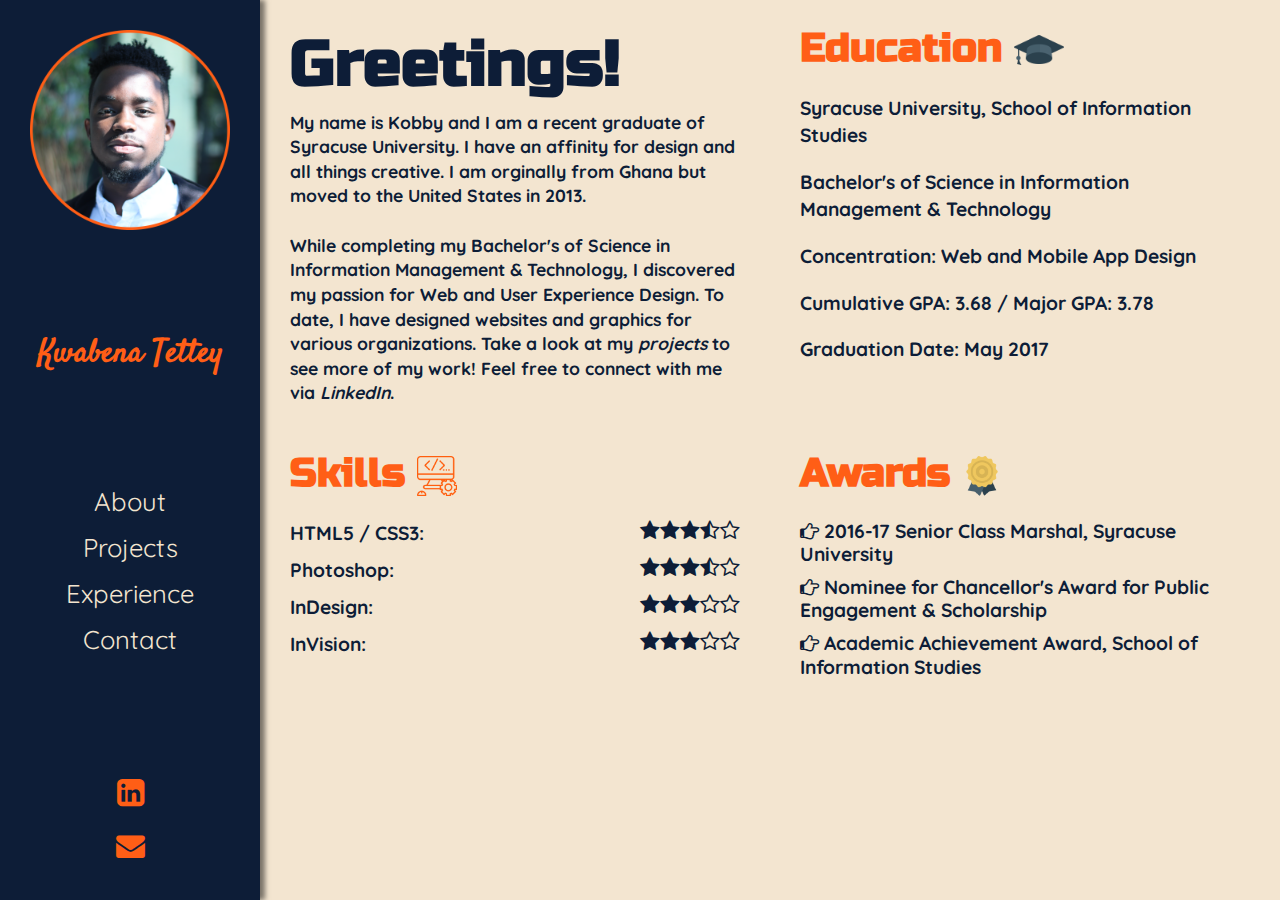
<file: index.html>
<!doctype html>
<html class="no-js" lang="">
    <head>
        <meta charset="utf-8">
        <meta http-equiv="x-ua-compatible" content="ie=edge">
        <title></title>
        <meta name="description" content="">
        <meta name="viewport" content="width=device-width, initial-scale=1">

        <link rel="stylesheet" href="css/normalize.css">
        <link rel="stylesheet" href="css/main.css">

        <script src="js/modernizr-2.8.3.min.js"></script>
        <script src="js/jquery-1.12.0.min.js"></script>
    </head>
    <body>
        <div class="wrapper">
            <nav class="navbar">
                <div class="pic">
                    <a href="index.html"><img src="img/kobby_circle_o.png" width="200" height="200"></a>
                </div>
                <h1>Kwabena Tettey</h1>
                <ul>
                    <li><a href="index.html">About</a></li>
                    <li><a href="projects.html">Projects</a></li>
                    <li><a href="experience.html">Experience</a></li>
                    <li><a href="contact.html">Contact</a></li>
                </ul>
                <div class="social-media">
                    <ul>
                        <li>
                            <a href="https://www.linkedin.com/in/kwabenatettey/" target="_blank"><i class="fa fa-linkedin-square"></i></a>
                        </li>
                        <li>
                            <a href="mailto:kttettey@syr.edu" target="_blank"><i class="fa fa-envelope"></i></a>
                        </li>
                    </ul>
                </div>    
            </nav>

            <div class="main">
                <div class="main-top">
                    <section class="bio">
                        <header>
                            <h1>Greetings!</h1>
                        </header>    
                        <p>My name is Kobby and I am a recent graduate of Syracuse University. I have an affinity for design and all things creative. I am orginally from Ghana but moved to the United States in 2013.
                        <br></br>
                        While completing my Bachelor's of Science in Information Management & Technology, I discovered my passion for Web and User Experience Design. To date, I have designed websites and graphics for various organizations. Take a look at my <a href="projects.html">projects</a> to see more of my work! Feel free to connect with me via <a href="https://www.linkedin.com/in/kwabenatettey/" target="_blank">LinkedIn</a>.
                        </p>
                    </section>
                    <section class="education">
                        <h1>Education <img src="img/grad-cap.png" width="50" height="50"></h1>
                        <ul>
                            <li>Syracuse University, School of Information Studies</li>
                            <li>Bachelor's of Science in Information Management & Technology</li>
                            <li>Concentration: Web and Mobile App Design</li>
                            <li>Cumulative GPA: 3.68 / Major GPA: 3.78</li>
                            <li>Graduation Date: May 2017</li>
                        </ul>
                    </section>
                </div>
                <div class="main-bottom">
                    <section class="skills">
                        <h1>Skills <img src="img/code.png" width="40" height="40"></h1>
                        <ul>
                            <li>HTML5 / CSS3: <i class="fa fa-star"></i><i class="fa fa-star"></i><i class="fa fa-star"></i><i class="fa fa-star-half-o"></i><i class="fa fa-star-o"></i></li>
                            <li>Photoshop: <i class="fa fa-star"></i><i class="fa fa-star"></i><i class="fa fa-star"></i><i class="fa fa-star-half-o"></i><i class="fa fa-star-o"></i></li>
                            <li>InDesign: <i class="fa fa-star"></i><i class="fa fa-star"></i><i class="fa fa-star"></i><i class="fa fa-star-o"></i><i class="fa fa-star-o"></i></li>
                            <li>InVision: <i class="fa fa-star"></i><i class="fa fa-star"></i><i class="fa fa-star"></i><i class="fa fa-star-o"></i><i class="fa fa-star-o"></i>
                            </li>
                        </ul>
                    </section>
                    <section class="awards">
                        <h1>Awards <img src="img/medal.png" width="40" height="40"></h1>
                        <ul>
                            <li><i class="fa fa-hand-o-right"></i> 2016-17 Senior Class Marshal, Syracuse University</li>
                            <li><i class="fa fa-hand-o-right"></i> Nominee for Chancellor's Award for Public Engagement & Scholarship</li>
                            <li><i class="fa fa-hand-o-right"></i> Academic Achievement Award, School of Information Studies</li>
                        </ul>
                    </section>
                </div>    
            </div>
        </div>
    </body>
</html>
</file>
<file: css/main.css>
/*! HTML5 Boilerplate v5.3.0 | MIT License | https://html5boilerplate.com/ */

/*
 * What follows is the result of much research on cross-browser styling.
 * Credit left inline and big thanks to Nicolas Gallagher, Jonathan Neal,
 * Kroc Camen, and the H5BP dev community and team.
 */

/* ==========================================================================
   Base styles: opinionated defaults
   ========================================================================== */
@import url('https://fonts.googleapis.com/css?family=Quicksand|Russo+One|Satisfy');
@import url('https://cdnjs.cloudflare.com/ajax/libs/font-awesome/4.7.0/css/font-awesome.min.css');

html {
    color: #222;
    font-size: 1em;
    line-height: 1.4;
}

/*
 * Remove text-shadow in selection highlight:
 * https://twitter.com/miketaylr/status/12228805301
 *
 * These selection rule sets have to be separate.
 * Customize the background color to match your design.
 */

::-moz-selection {
    background: #b3d4fc;
    text-shadow: none;
}

::selection {
    background: #b3d4fc;
    text-shadow: none;
}

/*
 * A better looking default horizontal rule
 */

hr {
    display: block;
    height: 1px;
    border: 0;
    border-top: 1px solid #ccc;
    margin: 1em 0;
    padding: 0;
}

/*
 * Remove the gap between audio, canvas, iframes,
 * images, videos and the bottom of their containers:
 * https://github.com/h5bp/html5-boilerplate/issues/440
 */

audio,
canvas,
iframe,
img,
svg,
video {
    vertical-align: middle;
}

/*
 * Remove default fieldset styles.
 */

fieldset {
    border: 0;
    margin: 0;
    padding: 0;
}

/*
 * Allow only vertical resizing of textareas.
 */

textarea {
    resize: vertical;
}

/* ==========================================================================
   Browser Upgrade Prompt
   ========================================================================== */

.browserupgrade {
    margin: 0.2em 0;
    background: #ccc;
    color: #000;
    padding: 0.2em 0;
}

/* ==========================================================================
   Author's custom styles
   ========================================================================== */

body {
    margin:0;
    padding:0;
}

h1 {
    font-family:'Russo One';
    font-size:2.5em;
    color:#FF5E16;
    margin:0;
    padding:0;
}

h2 {
    font-family:'Russo One';
    font-size:2em;
    color:#F3E5D0;
    margin:0;
    padding:0;
}

p {
    font-family:'Quicksand';
    font-size:1em;
    font-weight:bold;
    color:#0D1D37;
    margin:0;
    padding:0;
}

.wrapper {
    display:flex;
    height:100vh;
}

.hide {
    position:absolute;
    left:-999999px;
}

/*---NAVIGATION---*/
.navbar {
    background-color:#0D1D37;
    flex:1;
    flex-direction:column;
    padding:30px;
    text-align:center;
    display:flex;
    justify-content:space-between;
    box-shadow:5px 0 5px rgba(0, 0, 0, .5);
    position:relative;
}

.navbar h1 {
    font-family:'Satisfy';
    font-size:2em;
    color:#FF5E16;
}

.navbar ul {
    list-style:none;
    padding:0;
    margin:0;
}

.navbar ul li {
    font-family:'Quicksand';
    font-size:1.6em;
    padding:5px;
}

.navbar ul li a {
    color:#F3E5D0;
    text-decoration:none;
}

.navbar ul li a:hover {
    color:#FF5E16;
}

.social-media ul li {
    font-size:2em;
}

.social-media ul li:last-child {
    font-size:1.8em;
}

.social-media ul li a {
    color:#FF5E16;
    text-decoration:none;
}

.social-media ul li a:hover {
    color:#F3E5D0;
}

/*---ABOUT---*/
.main {
    background-color:#F3E5D0;
    flex:6;
    flex-direction:column;
    overflow:auto;
}

.main-top {
    display:flex;
}

.bio {
    flex:1;
    padding:20px 30px;
}

.bio h1 {
    font-family:'Russo One';
    font-size:4em;
    color:#0D1D37;
}

.bio p {
    font-size:1.1em;
}

.bio > p a {
    font-style:italic;
    text-decoration:none;
    color:#0D1D37;
} 

.education {
    flex:1;
    padding:20px 30px;
}

.education ul {
    font-size:1.2em;
    font-weight:bolder;
    font-family:'Quicksand';
    color:#0D1D37;
    padding:0;
    list-style:none;
}

.education li:not(:first-of-type) {
    padding-top:20px;
}

.main-bottom {
    display:flex;
}

.skills {
    flex:1;
    padding:20px 30px;
}

.skills ul {
    font-size:1.2em;
    font-weight:bolder;
    font-family:'Quicksand';
    color:#0D1D37;
    padding:0;
    list-style:none;
}

.skills li { 
    display:flex;
}

.skills li:not(:first-of-type) {    
    padding-top:10px; 
}

.skills i {
    font-size:1.1em;
}

.skills i:first-of-type { 
    margin-left:auto; 
}

.awards {
    flex:1;
    padding:20px 30px;
}

.awards ul {
    font-size:1.2em;
    font-weight:bolder;
    font-family:'Quicksand';
    color:#0D1D37;
    line-height:1.2em;
    padding:0;
    list-style:none;
}

.awards li:not(:first-of-type) {
    padding-top:10px;
}

/*---PROJECTS---*/
#projects img {
    display:inline-block;
    max-width:100%;
}

.projects {
    height:100vh;
    margin-top:20px;
}

.projects h1 {
    font-size:4em;
    text-align:center;
}

.content { max-width: 1000px; margin:0 auto; }


#overlay {
    width:100vw; 
    display:none; 
    position:fixed; 
    top:0; right:0; 
    bottom:0; left:0; 
    background-color:rgba(0,0,0,.7);
    z-index:2;
}

#overlay img {
    display:block;
    height:100vh;
    margin:0 auto;
}

#overlay a:hover {
    color:#FF5E16;
}

.closebtn {
    position:absolute;
    top:10px;
    right:30px;
    font-size:2em;
    color:#F3E5D0;
}

.project {
    margin:10px 0;
}

.project h2 {
    color:#0D1D37;
    padding-left:20px;
}

.grid {
    max-width:1000px;
    text-align:center;
}

.grid-item {
    float:left;
    /*width:20%;*/
    min-height:200px;
    box-sizing:border-box;
}

.grid-item--width4 {
    width:25%;
}

.grid-item--width2 {
    width:50%;
}

/* clear fix */
.grid:after {
    content:'';
    display:block;
    clear:both;
}

.project p {
    font-weight:bolder;
    margin:10px 0;
}

.project .article {
    margin:20px;
}

.image img {
    height:100%:
    width:100%;
}

/*---EXPERIENCE---*/
.experience {
    display:flex;
    justify-content:center;
    align-items:center;
    height:100vh;
    flex-direction:column;
}

.experience h1 {
    font-size:4em;
}

.experience h2:last-child {
    margin-top:40px;
}

.experience h2:last-child a {
    text-decoration:none;
    color:#0D1D37;
}

.experience h2:last-child a:hover {
    color:#FF5E16;
}

.exp-container {
    display:flex;
    margin-top:40px;
}

.company {
    width:300px;
    height:300px;
    position:relative; /* makes text and image relative within container */
    overflow:hidden;
    margin:0 25px;
    border:solid #FF5E16 3px;
    border-radius:20px;
}

.company .image {
    position:absolute;
    width:100%;
    height:100%;
    left:0;
    top:0;
    background-size:cover;
    background-position:center center;
}

.info {
    background-color:#0D1D37;
}

.info p {
    color:#FF5E16;
    font-size:1.5em;
}

.info .text {
    transform:translateX(-100%);
    transition-duration:.50s;
    position:absolute;
    width:100%;
    height:100%;
    display:flex;
    flex-direction:column;
    justify-content:center;
    text-align:center;
}

.info:hover .image {
    transform:translateX(100%);
}

.info:hover .text {
    transform:translateX(0);
    transition-delay:.50s;
}

.ey .image {
    background-image:url(../img/ey.jpg);
    transition:.50s;
}

.sgc .image {
    background-image:url(../img/sgc.png);
    transition:.50s;
}

.msg .image {
    background-image:url(../img/msg.png);
    transition:.50s;
}

/*---CONTACT---*/
.contact {
    display:flex;
    height:100vh;
    justify-content:center;
    align-items:center;
}

.contact-left {
    padding-left:40px;
    flex:1;
}

.contact-left h1 {
    font-size:4em;
}

.contact-left p {
    font-size:2em;
    font-weight:bolder;
    padding-top:20px;
}

.contact-right {
    flex:1;
    text-align:center;
}

/* ==========================================================================
   Helper classes
   ========================================================================== */

/*
 * Hide visually and from screen readers
 */

.hidden {
    display: none !important;
}

/*
 * Hide only visually, but have it available for screen readers:
 * http://snook.ca/archives/html_and_css/hiding-content-for-accessibility
 */

.visuallyhidden {
    border: 0;
    clip: rect(0 0 0 0);
    height: 1px;
    margin: -1px;
    overflow: hidden;
    padding: 0;
    position: absolute;
    width: 1px;
}

/*
 * Extends the .visuallyhidden class to allow the element
 * to be focusable when navigated to via the keyboard:
 * https://www.drupal.org/node/897638
 */

.visuallyhidden.focusable:active,
.visuallyhidden.focusable:focus {
    clip: auto;
    height: auto;
    margin: 0;
    overflow: visible;
    position: static;
    width: auto;
}

/*
 * Hide visually and from screen readers, but maintain layout
 */

.invisible {
    visibility: hidden;
}

/*
 * Clearfix: contain floats
 *
 * For modern browsers
 * 1. The space content is one way to avoid an Opera bug when the
 *    `contenteditable` attribute is included anywhere else in the document.
 *    Otherwise it causes space to appear at the top and bottom of elements
 *    that receive the `clearfix` class.
 * 2. The use of `table` rather than `block` is only necessary if using
 *    `:before` to contain the top-margins of child elements.
 */

.clearfix:before,
.clearfix:after {
    content: " "; /* 1 */
    display: table; /* 2 */
}

.clearfix:after {
    clear: both;
}

/* ==========================================================================
   EXAMPLE Media Queries for Responsive Design.
   These examples override the primary ('mobile first') styles.
   Modify as content requires.
   ========================================================================== */

@media only screen and (min-width: 35em) {
    /* Style adjustments for viewports that meet the condition */
}

@media print,
       (-webkit-min-device-pixel-ratio: 1.25),
       (min-resolution: 1.25dppx),
       (min-resolution: 120dpi) {
    /* Style adjustments for high resolution devices */
}

/* ==========================================================================
   Print styles.
   Inlined to avoid the additional HTTP request:
   http://www.phpied.com/delay-loading-your-print-css/
   ========================================================================== */

@media print {
    *,
    *:before,
    *:after,
    *:first-letter,
    *:first-line {
        background: transparent !important;
        color: #000 !important; /* Black prints faster:
                                   http://www.sanbeiji.com/archives/953 */
        box-shadow: none !important;
        text-shadow: none !important;
    }

    a,
    a:visited {
        text-decoration: underline;
    }

    a[href]:after {
        content: " (" attr(href) ")";
    }

    abbr[title]:after {
        content: " (" attr(title) ")";
    }

    /*
     * Don't show links that are fragment identifiers,
     * or use the `javascript:` pseudo protocol
     */

    a[href^="#"]:after,
    a[href^="javascript:"]:after {
        content: "";
    }

    pre,
    blockquote {
        border: 1px solid #999;
        page-break-inside: avoid;
    }

    /*
     * Printing Tables:
     * http://css-discuss.incutio.com/wiki/Printing_Tables
     */

    thead {
        display: table-header-group;
    }

    tr,
    img {
        page-break-inside: avoid;
    }

    img {
        max-width: 100% !important;
    }

    p,
    h2,
    h3 {
        orphans: 3;
        widows: 3;
    }

    h2,
    h3 {
        page-break-after: avoid;
    }
}
</file>
